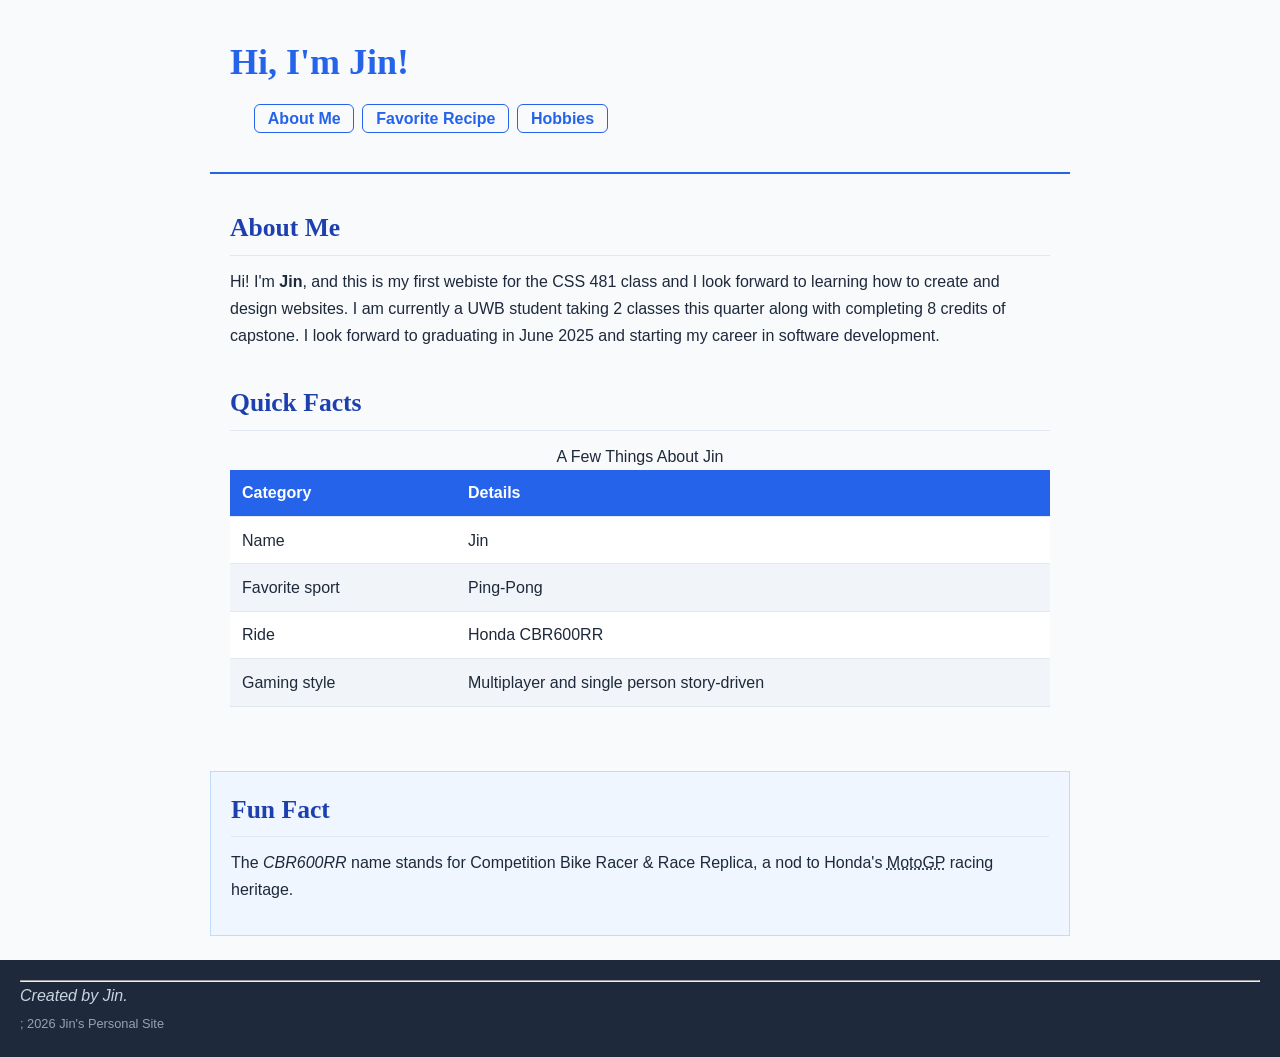
<file: index.html>
<!DOCTYPE html>
<html lang="en">
  <head>
    <meta charset="UTF-8" />
    <meta name="viewport" content="width=device-width, initial-scale=1.0" />
    <title>About Jin | Personal Site</title>
    <link rel="stylesheet" href="styles.css" />
  </head>
  <body>
    <header>
      <h1>Hi, I'm Jin!</h1>
      <nav>
        <ul>
          <li><a href="index.html">About Me</a></li>
          <li><a href="recipe.html">Favorite Recipe</a></li>
          <li><a href="hobbies.html">Hobbies</a></li>
        </ul>
      </nav>
    </header>

    <main>
      <section>
        <h2>About Me</h2>
        <p>
          Hi! I'm <strong>Jin</strong>, and this is my first webiste for the CSS 481 class and I look forward to 
          learning how to create and design websites. I am currently a UWB student taking 2 classes this quarter along with completing 8 credits of capstone. I look forward to graduating in June 2025 and starting my career in software development.
        </p>
      </section>

      <section>
        <h2>Quick Facts</h2>
        <table>
          <caption>A Few Things About Jin</caption>
          <thead>
            <tr>
              <th>Category</th>
              <th>Details</th>
            </tr>
          </thead>
          <tbody>
            <tr>
              <td>Name</td>
              <td>Jin</td>
            </tr>
            <tr>
              <td>Favorite sport</td>
              <td>Ping-Pong</td>
            </tr>
            <tr>
              <td>Ride</td>
              <td>Honda CBR600RR</td>
            </tr>
            <tr>
              <td>Gaming style</td>
              <td>Multiplayer and single person story-driven</td>
            </tr>
          </tbody>
        </table>
      </section>

    </main>

    <aside>
      <h2>Fun Fact</h2>
      <p>
        The <dfn>CBR600RR</dfn> name stands for
        Competition Bike Racer &
        Race Replica, a nod to Honda's
        <abbr title="MotoGP World Championship">MotoGP</abbr> racing heritage.
      </p>
    </aside>

    <footer>
      <hr />
      <address>
        Created by Jin.
      </address>
      <small>; 2026 Jin's Personal Site</small>
    </footer>
  </body>
</html>
</file>
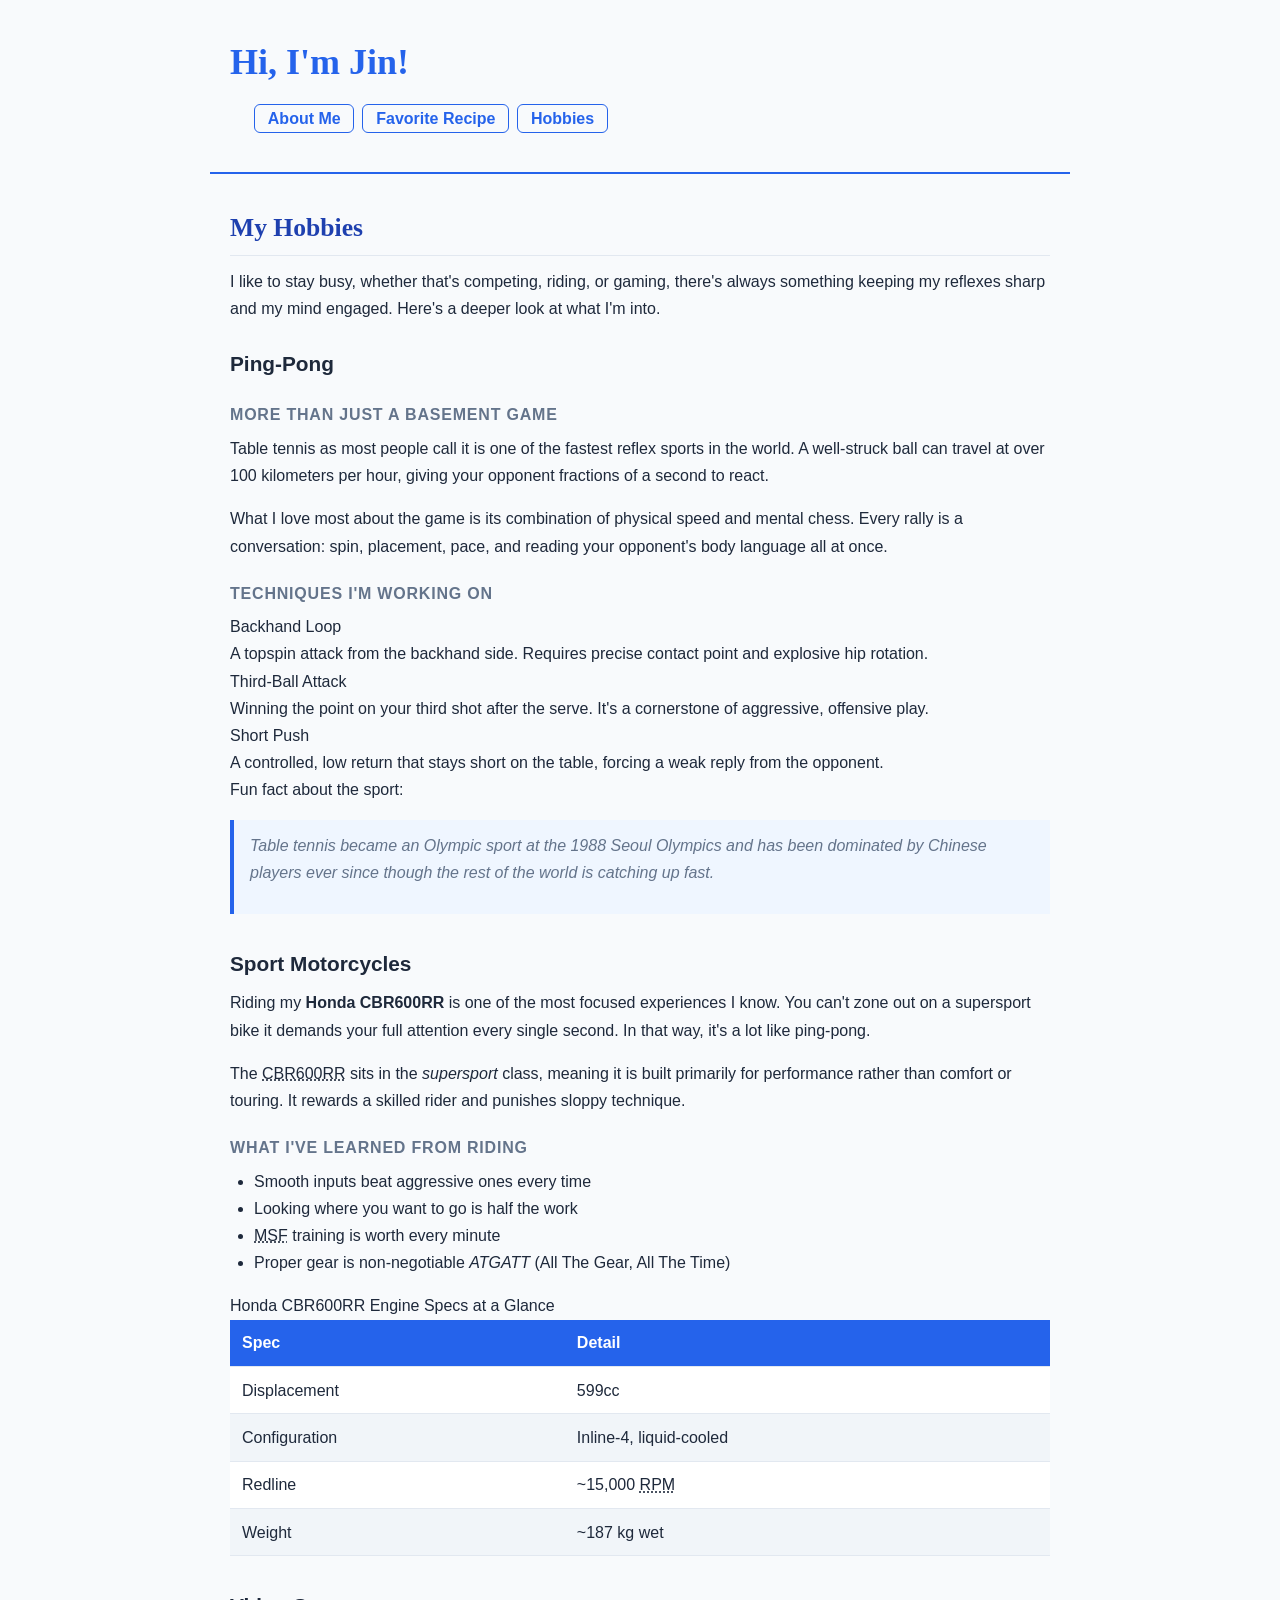
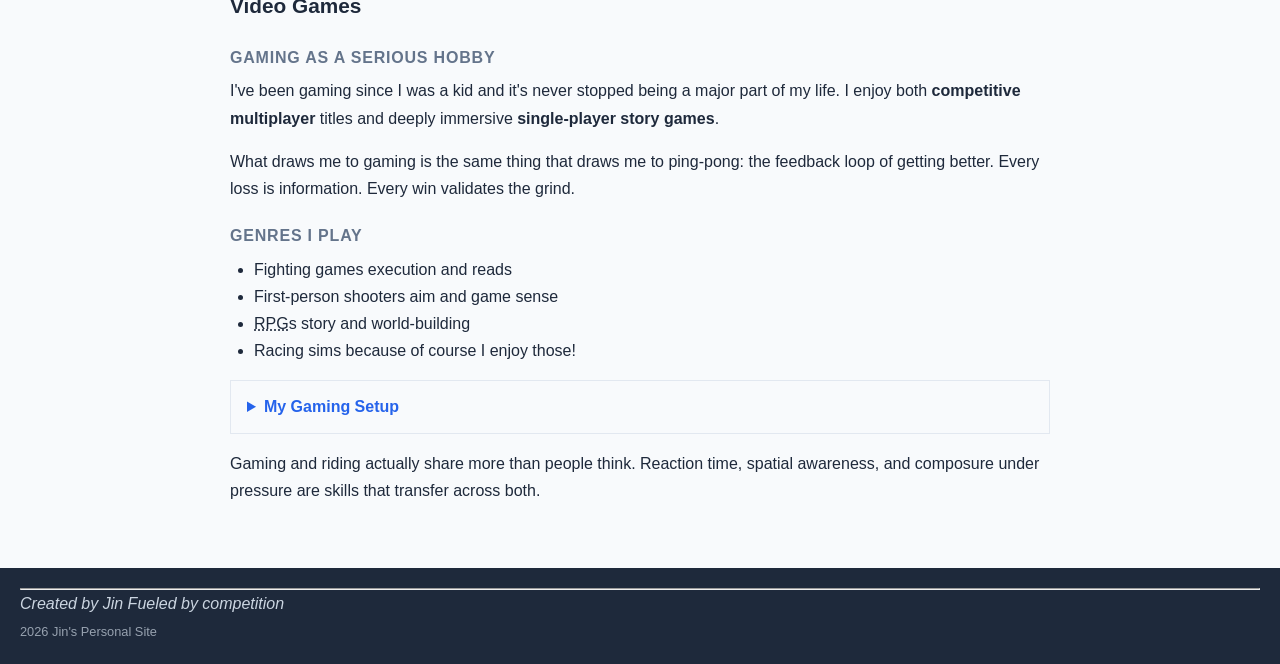
<file: hobbies.html>
<!DOCTYPE html>
<html lang="en">
  <head>
    <meta charset="UTF-8" />
    <meta name="viewport" content="width=device-width, initial-scale=1.0" />
    <title>Hobbies | Personal Site</title>
    <link rel="stylesheet" href="styles.css" />
  </head>
  <body>
    <header>
      <h1>Hi, I'm Jin!</h1>
      <nav>
        <ul>
          <li><a href="index.html">About Me</a></li>
          <li><a href="recipe.html">Favorite Recipe</a></li>
          <li><a href="hobbies.html">Hobbies</a></li>
        </ul>
      </nav>
    </header>

    <main>
      <h2>My Hobbies</h2>
      <p>
        I like to stay busy, whether that's competing, riding, or
        gaming, there's always something keeping my reflexes sharp and my
        mind engaged. Here's a deeper look at what I'm into.
      </p>

      <section>
        <h3>Ping-Pong</h3>
        <article>
          <h4>More Than Just a Basement Game</h4>
          <p>
            Table tennis as most people call it
            is one of the fastest reflex sports in the world. A
            well-struck ball can travel at over
            100 kilometers per hour, giving your opponent
            fractions of a second to react.
          </p>
          <p>
            What I love most about the game is its combination of
            physical speed and mental chess. Every rally is a
            conversation: spin, placement, pace, and reading your opponent's
            body language all at once.
          </p>

          <h4>Techniques I'm Working On</h4>
          <dl>
            <dt>Backhand Loop</dt>
            <dd>
              A topspin attack from the backhand side. Requires precise
              contact point and explosive hip rotation.
            </dd>
            <dt>Third-Ball Attack</dt>
            <dd>
              Winning the point on your third shot after the serve. It's a
              cornerstone of aggressive, offensive play.
            </dd>
            <dt>Short Push</dt>
            <dd>
              A controlled, low return that stays short on the table, forcing
              a weak reply from the opponent.
            </dd>
          </dl>

          <p>Fun fact about the sport:</p>
          <blockquote>
            <p>
              Table tennis became an Olympic sport at the
              <time datetime="1988">1988</time> Seoul Olympics and has been
              dominated by Chinese players ever since  though the rest
              of the world is catching up fast.
            </p>
          </blockquote>
        </article>
      </section>

      <section>
        <h3>Sport Motorcycles</h3>
        <article>
          <p>
            Riding my <strong>Honda CBR600RR</strong> is one of the most
            focused experiences I know. You can't zone out on a supersport
            bike  it demands your full attention every single second.
            In that way, it's a lot like ping-pong.
          </p>
          <p>
            The <abbr title="Honda CBR600RR">CBR600RR</abbr> sits in the
            <dfn>supersport</dfn> class, meaning it is built primarily for
            performance rather than comfort or touring. It rewards a skilled
            rider and punishes sloppy technique.
          </p>

          <h4>What I've Learned from Riding</h4>
          <ul>
            <li>Smooth inputs beat aggressive ones every time</li>
            <li>Looking where you want to go is half the work</li>
            <li><abbr title="Motorcycle Safety Foundation">MSF</abbr> training is worth every minute</li>
            <li>Proper gear is non-negotiable  <em>ATGATT</em> (All The Gear, All The Time)</li>
          </ul>

          <figure>
            <figcaption>Honda CBR600RR Engine Specs at a Glance</figcaption>
            <table>
              <thead>
                <tr>
                  <th>Spec</th>
                  <th>Detail</th>
                </tr>
              </thead>
              <tbody>
                <tr>
                  <td>Displacement</td>
                  <td>599cc</td>
                </tr>
                <tr>
                  <td>Configuration</td>
                  <td>Inline-4, liquid-cooled</td>
                </tr>
                <tr>
                  <td>Redline</td>
                  <td>~15,000 <abbr title="Revolutions per minute">RPM</abbr></td>
                </tr>
                <tr>
                  <td>Weight</td>
                  <td>~187 kg wet</td>
                </tr>
              </tbody>
            </table>
          </figure>
        </article>
      </section>

      <section>
        <h3>Video Games</h3>
        <article>
          <h4>Gaming as a Serious Hobby</h4>
          <p>
            I've been gaming since I was a kid and it's never stopped being
            a major part of my life. I enjoy both
            <strong>competitive multiplayer</strong> titles and deeply
            immersive <strong>single-player story games</strong>.
          </p>
          <p>
            What draws me to gaming is the same thing that draws me to
            ping-pong: the feedback loop of getting better. Every loss is
            information. Every win validates the grind.
          </p>

          <h4>Genres I Play</h4>
          <ul>
            <li>Fighting games  execution and reads</li>
            <li>First-person shooters  aim and game sense</li>
            <li><abbr title="Role-Playing Games">RPG</abbr>s  story and world-building</li>
            <li>Racing sims  because of course I enjoy those!</li>
          </ul>

          <details>
            <summary>My Gaming Setup</summary>
            <ul>
              <li>High refresh-rate monitor for competitive play</li>
              <li>Mechanical keyboard with tactile switches</li>
              <li>Lightweight gaming mouse for fast tracking</li>
              <li>Noise-canceling headset for immersion</li>
            </ul>
          </details>

          <p>
            Gaming and riding actually share more than people think.
            Reaction time, spatial awareness, and composure under
            pressure are skills that transfer across both.
          </p>
        </article>
      </section>
    </main>

    <footer>
      <hr />
      <address>
        Created by Jin  Fueled by competition 
      
      </address>
      <small>2026 Jin's Personal Site</small>
    </footer>
  </body>
</html>
</file>
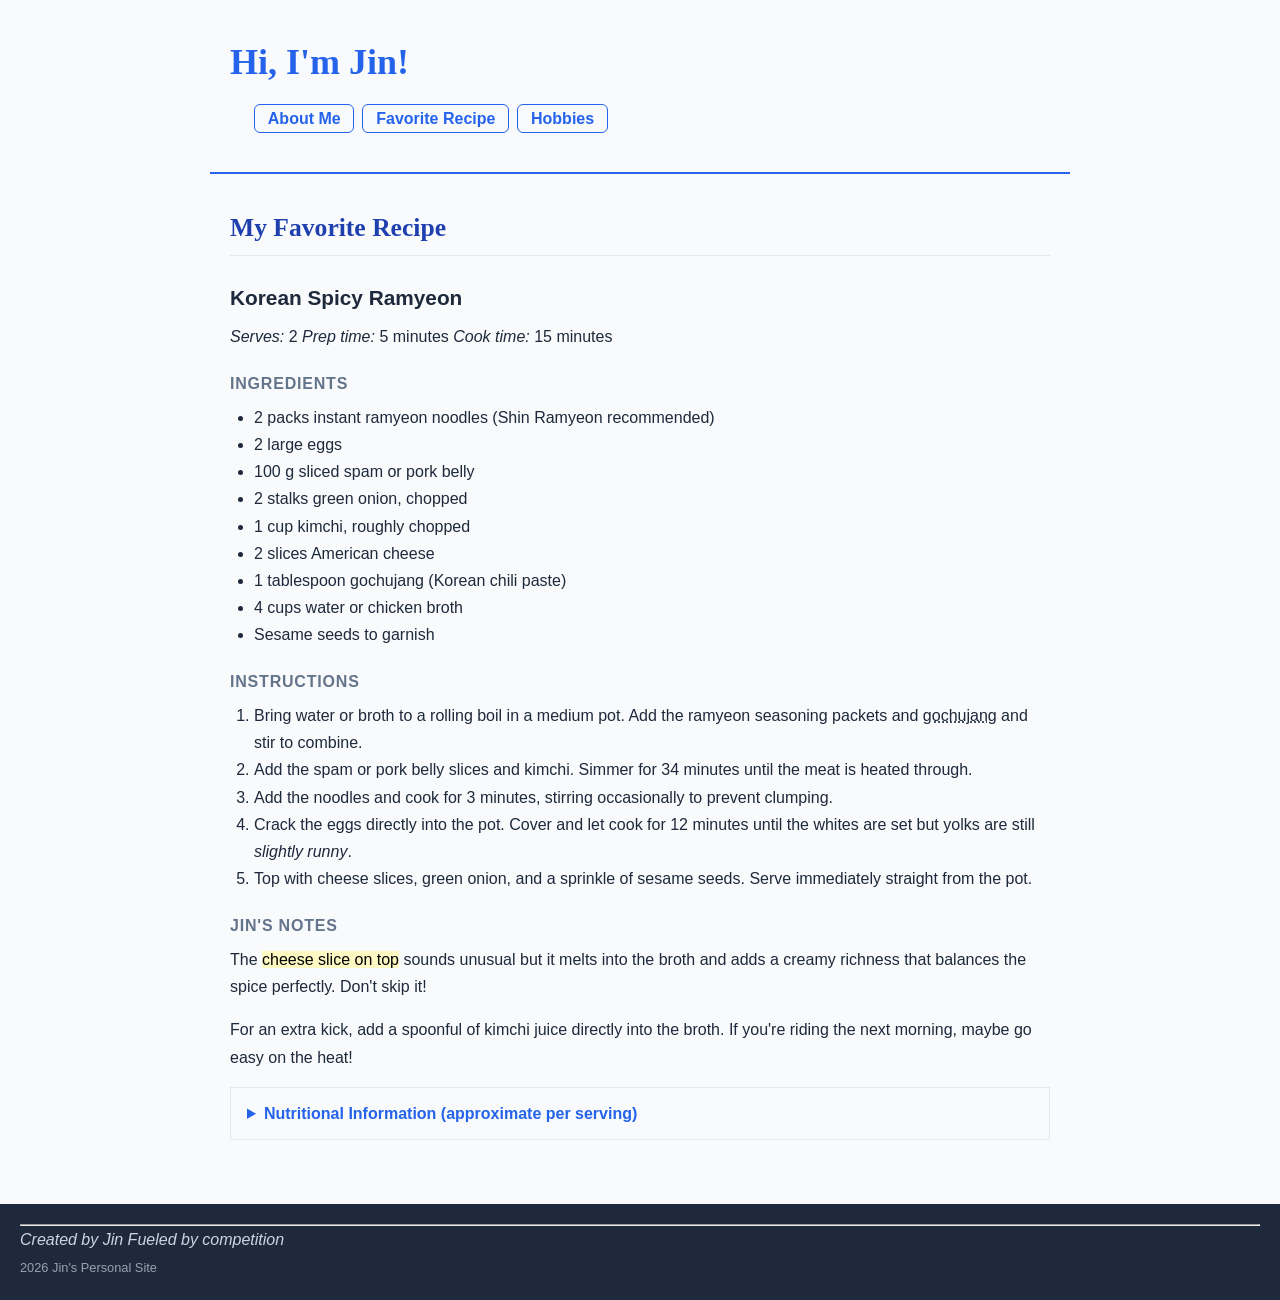
<file: recipe.html>
<!DOCTYPE html>
<html lang="en">
  <head>
    <meta charset="UTF-8" />
    <meta name="viewport" content="width=device-width, initial-scale=1.0" />
    <title>Favorite Recipe | Personal Site</title>
    <link rel="stylesheet" href="styles.css" />
  </head>
  <body>
    <header>
      <h1>Hi, I'm Jin!</h1>
      <nav>
        <ul>
          <li><a href="index.html">About Me</a></li>
          <li><a href="recipe.html">Favorite Recipe</a></li>
          <li><a href="hobbies.html">Hobbies</a></li>
        </ul>
      </nav>
    </header>

    <main>
      <h2>My Favorite Recipe</h2>

      <section>
        <h3>Korean Spicy Ramyeon</h3>
        <p>
          <em>Serves:</em> 2 
          <em>Prep time:</em> <time datetime="PT5M">5 minutes</time> 
          <em>Cook time:</em> <time datetime="PT15M">15 minutes</time>
        </p>

        <h4>Ingredients</h4>
        <ul>
          <li>2 packs instant ramyeon noodles (Shin Ramyeon recommended)</li>
          <li>2 large eggs</li>
          <li>100 g sliced spam or pork belly</li>
          <li>2 stalks green onion, chopped</li>
          <li>1 cup kimchi, roughly chopped</li>
          <li>2 slices American cheese</li>
          <li>1 tablespoon gochujang (Korean chili paste)</li>
          <li>4 cups water or chicken broth</li>
          <li>Sesame seeds to garnish</li>
        </ul>

        <h4>Instructions</h4>
        <ol>
          <li>
            Bring water or broth to a rolling boil in a medium pot. Add the
            ramyeon seasoning packets and
            <abbr title="Korean chili paste">gochujang</abbr> and stir to
            combine.
          </li>
          <li>
            Add the spam or pork belly slices and kimchi. Simmer for
            34 minutes until the meat is heated through.
          </li>
          <li>
            Add the noodles and cook for <time datetime="PT3M">3 minutes</time>,
            stirring occasionally to prevent clumping.
          </li>
          <li>
            Crack the eggs directly into the pot. Cover and let cook for
            12 minutes until the whites are set but yolks are still
            <em>slightly runny</em>.
          </li>
          <li>
            Top with cheese slices, green onion, and a sprinkle of sesame
            seeds. Serve immediately straight from the pot.
          </li>
        </ol>

        <h4>Jin's Notes</h4>
        <p>
          The <mark>cheese slice on top</mark> sounds unusual but it melts
          into the broth and adds a creamy richness that balances the spice
          perfectly. Don't skip it!
        </p>
        <p>
          For an extra kick, add a spoonful of kimchi juice directly into
          the broth. If you're riding the next morning, maybe go easy on the
          heat!
        </p>

        <details>
          <summary>Nutritional Information (approximate per serving)</summary>
          <table>
            <caption>Nutrition Facts</caption>
            <thead>
              <tr>
                <th>Nutrient</th>
                <th>Amount</th>
              </tr>
            </thead>
            <tbody>
              <tr>
                <td>Calories</td>
                <td>620 kcal</td>
              </tr>
              <tr>
                <td>Carbohydrates</td>
                <td>68 g</td>
              </tr>
              <tr>
                <td>Protein</td>
                <td>28 g</td>
              </tr>
              <tr>
                <td>Fat</td>
                <td>24 g</td>
              </tr>
            </tbody>
          </table>
        </details>
      </section>
    </main>

    <footer>
      <hr />
      <address>
        Created by Jin  Fueled by competition
      </address>
      <small>2026 Jin's Personal Site</small>
    </footer>
  </body>
</html>
</file>
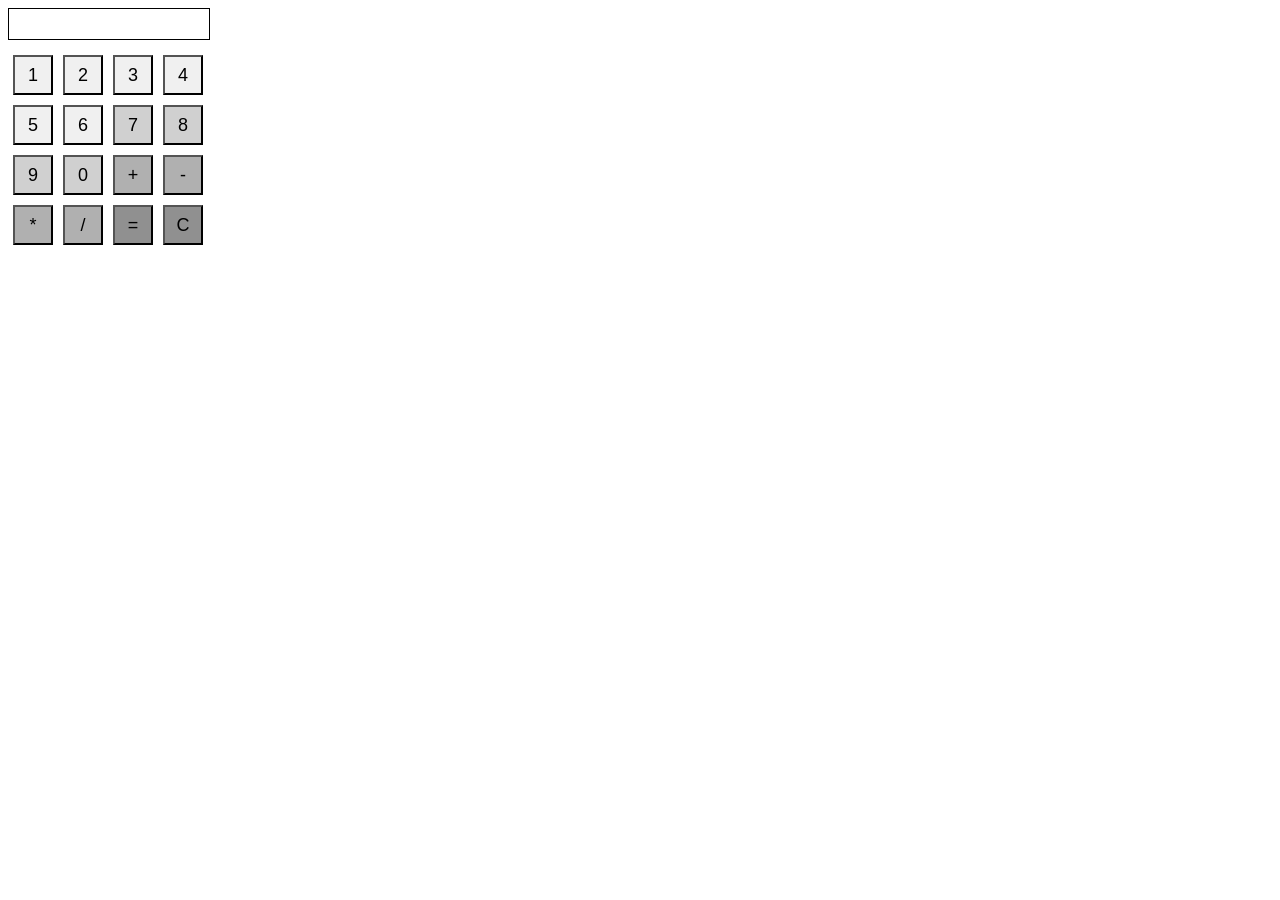
<file: calculator/calculator.html>
<html>
    <head>
        <title>Calculator</title>
        <link rel="stylesheet" href="calculator.css">

    </head>
    <body>
        <div id="calc-container">
            <div id="output"></div>
            <div id="calculator">
            
            <button onclick="appendToOutput('1')" class="row1">1</button>
            <button onclick="appendToOutput('2')" class="row1">2</button>
            <button onclick="appendToOutput('3')" class="row1">3</button>
            <button onclick="appendToOutput('4')" class="row1">4</button>
            <button onclick="appendToOutput('5')" class="row1">5</button>
            <button onclick="appendToOutput('6')" class="row1">6</button>
            <button onclick="appendToOutput('7')" class="row2">7</button>
            <button onclick="appendToOutput('8')" class="row2">8</button>
            <button onclick="appendToOutput('9')" class="row2">9</button>
            <button onclick="appendToOutput('0')" class="row2">0</button>
            <button onclick="appendToOutput('+')" class="row3">+</button>
            <button onclick="appendToOutput('-')" class="row3">-</button>
            <button onclick="appendToOutput('*')" class="row3">*</button>
            <button onclick="appendToOutput('/')" class="row3">/</button>
            <button onclick="calculate()" class="row4">=</button>
            <button onclick="clearOutput()" class="row4">C</button>
        </div>
        </div>
        <script src="calculator.js"></script>
    </body>
</html>
</file>
<file: styles.css>
* {
  box-sizing: border-box;
  margin: 0;
  padding: 0;
}

body {
  font-family: "Trebuchet MS", Helvetica, sans-serif;
  font-size: 1rem;
  line-height: 1.7;
  color: #1e293b;
  background-color: #f8fafc;
  min-height: 100vh;
  display: flex;
  flex-direction: column;
}

header, main, aside, footer {
  width: 100%;
  max-width: 860px;
  margin-left: auto;
  margin-right: auto;
  padding-left: 1.25rem;
  padding-right: 1.25rem;
}

header {
  padding-top: 2rem;
  padding-bottom: 1.5rem;
  border-bottom: 2px solid #2563eb;
}

header h1 {
  font-family: Georgia, serif;
  font-size: 2.25rem;
  color: #2563eb;
  margin-bottom: 0.75rem;
}

nav ul {
  list-style: none;
  display: flex;
  flex-wrap: wrap;
  gap: 0.5rem;
}

nav ul li a {
  text-decoration: none;
  color: #2563eb;
  font-weight: bold;
  padding: 0.3rem 0.8rem;
  border: 1px solid #2563eb;
  border-radius: 6px;
}

nav ul li a:hover {
  background-color: #2563eb;
  color: #ffffff;
}

main {
  flex: 1;
  padding-top: 2rem;
  padding-bottom: 2rem;
}

h2 {
  font-family: Georgia, serif;
  font-size: 1.6rem;
  color: #1e40af;
  margin-bottom: 0.75rem;
  border-bottom: 1px solid #e2e8f0;
  padding-bottom: 0.3rem;
}

h3 {
  font-size: 1.3rem;
  color: #1e293b;
  margin-top: 1.5rem;
  margin-bottom: 0.5rem;
}

h4 {
  font-size: 1rem;
  color: #64748b;
  margin-top: 1.25rem;
  margin-bottom: 0.4rem;
  text-transform: uppercase;
  letter-spacing: 0.05em;
}

p {
  margin-bottom: 1rem;
}

section {
  margin-bottom: 2rem;
}

ul, ol {
  padding-left: 1.5rem;
  margin-bottom: 1rem;
}

table {
  width: 100%;
  border-collapse: collapse;
  margin-bottom: 1.25rem;
  background-color: #ffffff;
  overflow: hidden;
}

thead {
  background-color: #2563eb;
  color: #ffffff;
}

th, td {
  padding: 0.6rem 0.75rem;
  text-align: left;
  border-bottom: 1px solid #e2e8f0;
}

tbody tr:nth-child(even) {
  background-color: #f1f5f9;
}


blockquote {
  border-left: 4px solid #2563eb;
  padding: 0.75rem 1rem;
  margin: 1rem 0;
  background-color: #eff6ff;
  font-style: italic;
  color: #64748b;
}

details {
  border: 1px solid #e2e8f0;
  padding: 0.75rem 1rem;
  margin-bottom: 1rem;
}

summary {
  cursor: pointer;
  font-weight: bold;
  color: #2563eb;
}

mark {
  background-color: #fef9c3;
}

abbr {
  text-decoration: underline dotted;
  cursor: help;
}


aside {
  background-color: #eff6ff;
  border: 1px solid #bfdbfe;
  padding: 1rem 1.25rem;
  margin-bottom: 1.5rem;
}


footer {
  background-color: #1e293b;
  color: #cbd5e1;
  padding-top: 1.25rem;
  padding-bottom: 1.25rem;
  max-width: 100%;
}

small {
  font-size: 0.8rem;
  opacity: 0.7;
}


@media (max-width: 640px) {
  header h1 {
    font-size: 1.6rem;
  }

  nav ul {
    flex-direction: column;
  }

  h2 {
    font-size: 1.3rem;
  }

  body {
    font-size: 0.95rem;
  }
}
</file>
<file: calculator/calculator.css>
#calc-container {
    width: 200px;
}
#output {
    font-size: 24px;
    margin-bottom: 10px;
    min-height: 30px;
    border: 1px solid;
    width: 100%;
    text-align: right;
}
button {
    font-size: 18px;
    width: 40px;
    height: 40px;
    margin: 5px;
}
.row1 {
    background-color: #f0f0f0;
}
.row2 {
    background-color: #d0d0d0;
}
.row3 {
    background-color: #b0b0b0;
}
.row4 {
    background-color: #909090;
}
#calculator {
    display: flex;
    flex-wrap: wrap;
    width: 100%;
}
</file>
